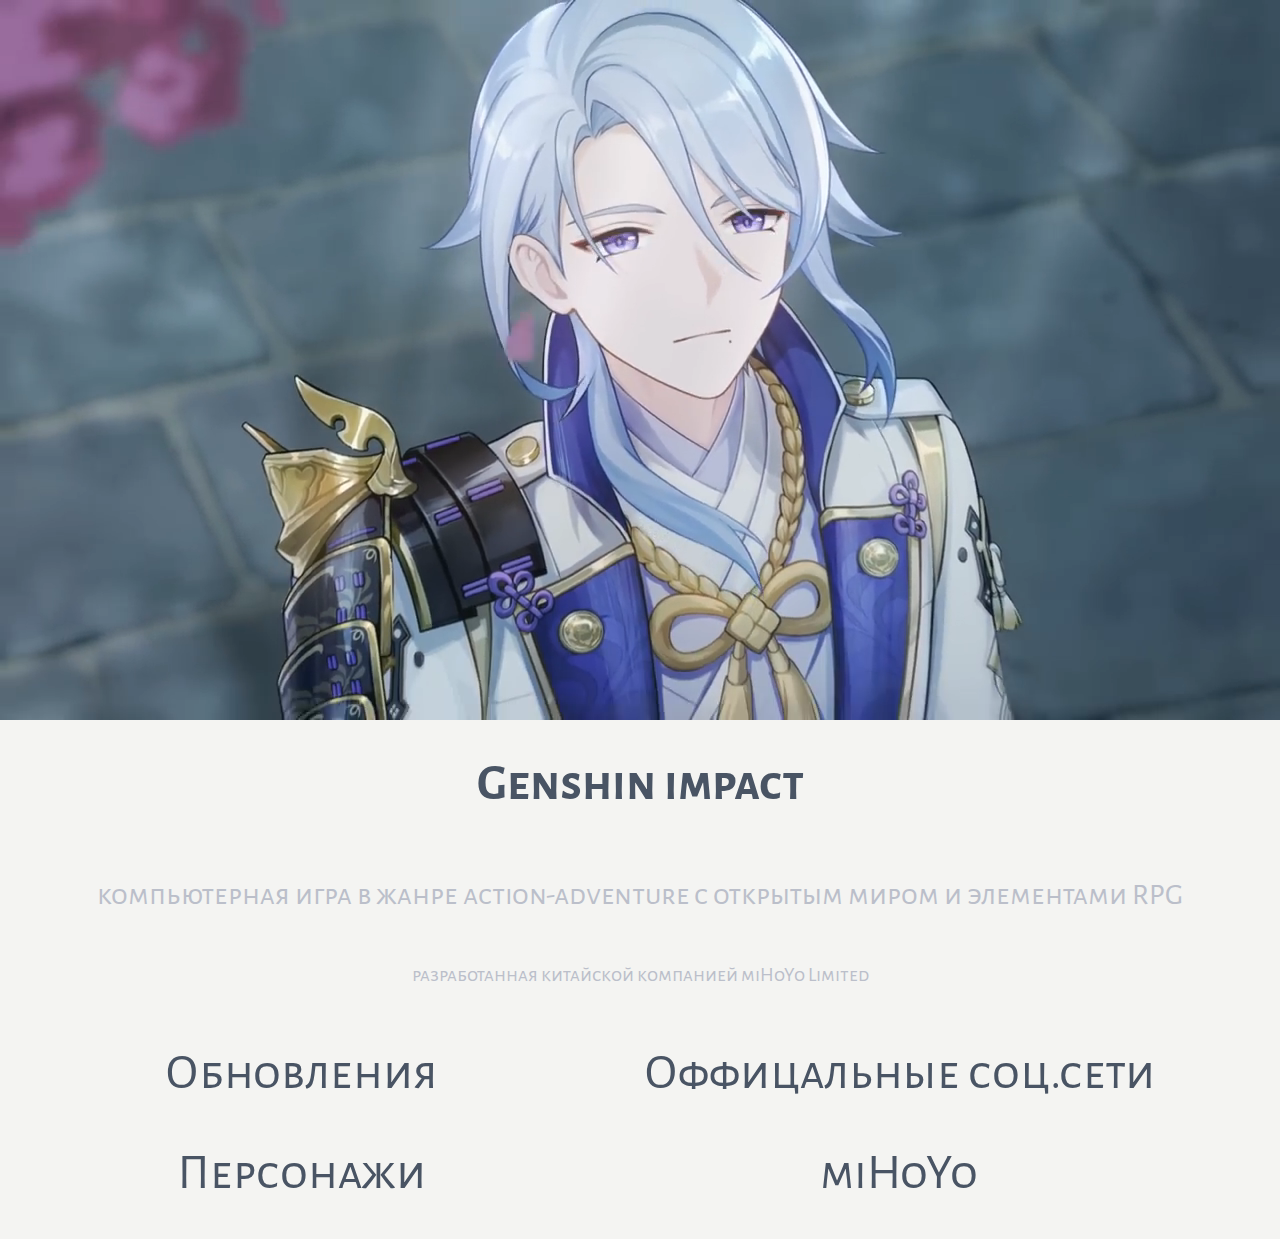
<file: index.html>
<!DOCTYPE html>
<html lang="ru">
<head>
    <meta charset="UTF-8">
    <meta http-equiv="X-UA-Compatible" content="IE=edge">
    <meta name="viewport" content="width=device-width, initial-scale=1.0">
    <title>Genshin impact</title>
    <link rel="stylesheet" href="style.css">
    <link rel="icon" href="https://o.qoo-img.com/ggpht/N4temUSSlAJJMcAwIYesN2g9vZ4QljGPC-pWHDFx8CMEAPdrbHvTr259q9G6EAQ083nj?w=192">
    <link rel="preconnect" href="https://fonts.googleapis.com">
<link rel="preconnect" href="https://fonts.gstatic.com" crossorigin>
<link href="https://fonts.googleapis.com/css2?family=Alegreya+Sans+SC:wght@300;400&display=swap" rel="stylesheet">
</head>
<body>
    <div class="video">
    <video autoplay muted loop id="ayto" playsinline>
        <source src="Character Teaser - .mov" type="video/mp4">
    </video>
</div>

<div class="name">
    <h1>Genshin impact</h1>
</div>

<div class="name">
    <p class="about">компьютерная игра в жанре action-adventure с открытым миром и элементами RPG</p>
</div>

<div class="name">
    <p class="about2">разработанная китайской компанией miHoYo Limited</p>
</div>

<div class="main">
    <ul class="line">
        <li class="tap"><a href="new.html">Обновления</a></li>
        <li class="tap"><a href="character.html">Персонажи</a></li>
    </ul>

    <ul class="line2">
        <li class="tap"><a href="off.html">Оффицальные соц.сети</a></li>
        <li class="tap"><a href="mihoy.html">miHoYo</a></li>
    </ul>
</div>


</body>
</html>
</file>
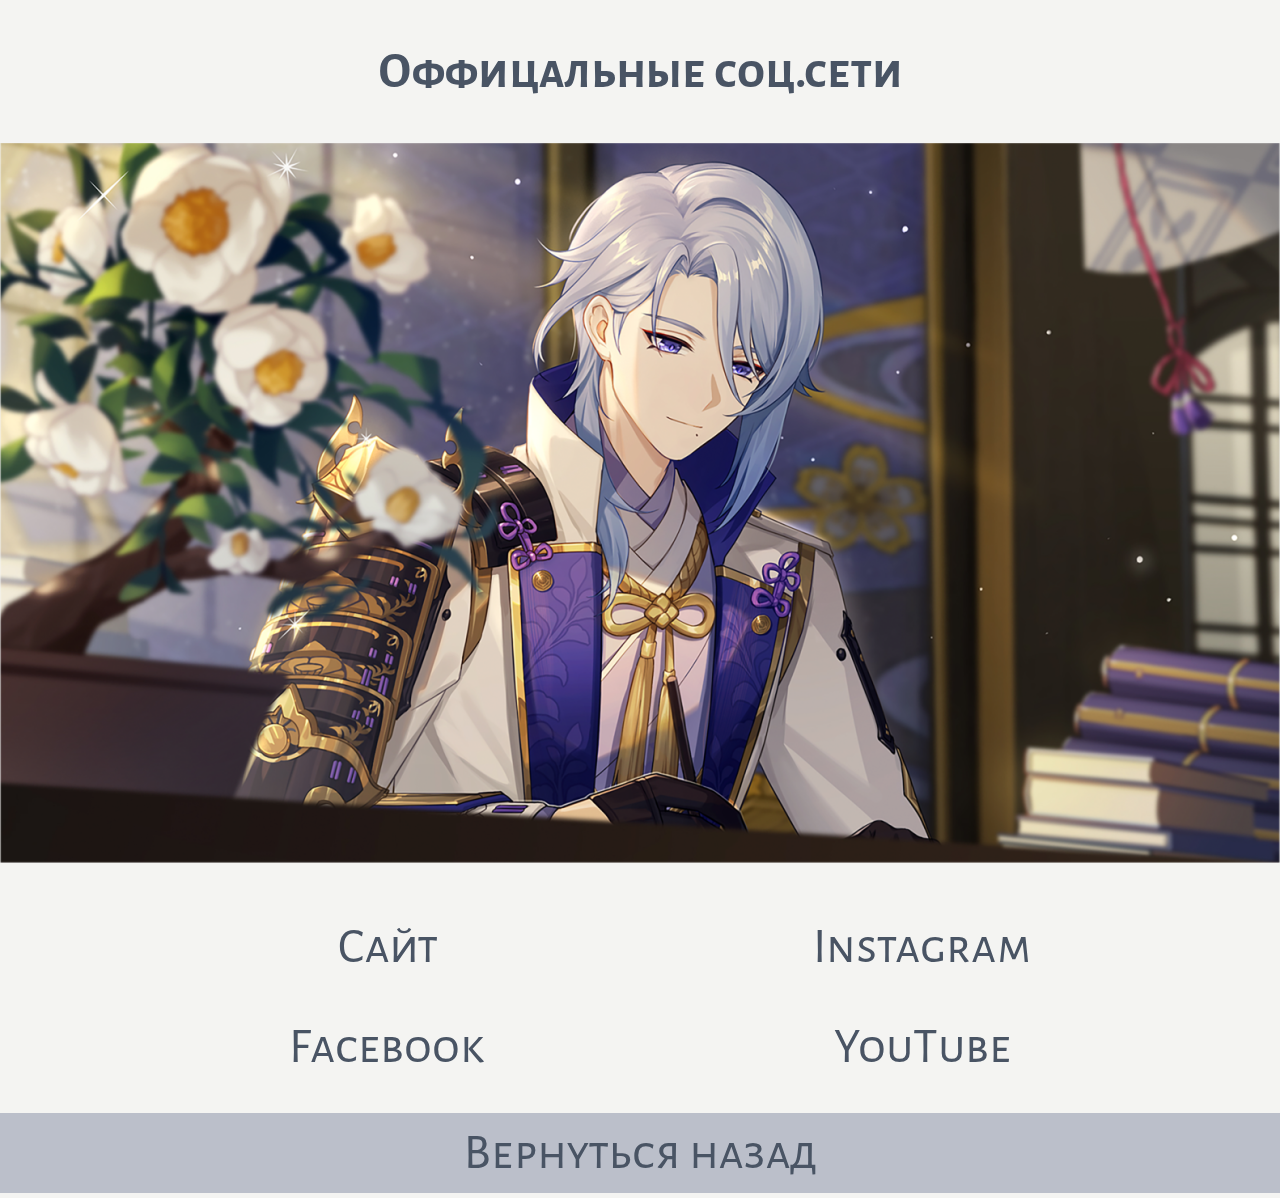
<file: off.html>
<!DOCTYPE html>
<html lang="ru">
<head>
    <meta charset="UTF-8">
    <meta http-equiv="X-UA-Compatible" content="IE=edge">
    <meta name="viewport" content="width=device-width, initial-scale=1.0">
    <title>Genshin impact</title>
    <link rel="stylesheet" href="style.css">
    <link rel="icon" href="https://o.qoo-img.com/ggpht/N4temUSSlAJJMcAwIYesN2g9vZ4QljGPC-pWHDFx8CMEAPdrbHvTr259q9G6EAQ083nj?w=192">
    <link rel="preconnect" href="https://fonts.googleapis.com">
<link rel="preconnect" href="https://fonts.gstatic.com" crossorigin>
<link href="https://fonts.googleapis.com/css2?family=Alegreya+Sans+SC:wght@300;400&display=swap" rel="stylesheet">
</head>
<body>
    <div class="name">
        <h2 class="hoy">Оффицальные соц.сети</h2>
    </div>

    <div class="video">
        <img class="ei" src="tumblr_f896d3685c75888e9c67251e2d7e7ea7_95031627_1280.png" alt="">
    </div>
<br>
    <div class="main">
        <ul class="line">
            <li class="tap"><a class="off" href="https://genshin.hoyoverse.com/ru/" target="_blank">Сайт</a></li>
            <li class="tap"><a class="off" href="https://www.facebook.com/Genshinimpact/" target="_blank">Facebook</a></li>
        </ul>
    
        <ul class="line2">
            <li class="tap"><a class="off" href="https://www.instagram.com/genshinimpact/" target="_blank">Instagram</a></li>
            <li class="tap"><a class="off" href="https://www.youtube.com/c/GenshinImpact" target="_blank">YouTube</a></li>
        </ul>
    </div>

    <div class="btn">
        <button class="butt"><a href="index.html">Вернуться назад</a></button>
    </div>
</body>
</html>
</file>
<file: style.css>
body{
    margin: 0;
    background-color: #F4F4F2;
}

.video{
    display: flex;
}

#ayto{
    flex: 1;
}

.name{
    display: flex;
    justify-content: center;
}

h1,h2,h3{
    color: #495464;
    font-size: 50px;
    font-weight: bolder;
    font-family: 'Alegreya Sans SC', sans-serif;
}

.hoy{
    color: #495464;
    font-size: 50px;
    font-family: 'Alegreya Sans SC', sans-serif;
}

.about{
    color: #BBBFCA;
    font-size: 30px;
    font-family: 'Alegreya Sans SC', sans-serif;
}

.about2{
    color: #BBBFCA;
    font-size: 20px;
    font-family: 'Alegreya Sans SC', sans-serif;
}

.main{
    display: flex;
    justify-content: space-evenly;
}

.tap{
    list-style: none;
    padding: 20px;
    align-self: center;
}

.tap:hover{
    background-color: #E8E8E8;
}

a{
    text-decoration: none;
    color: #495464;
    font-size: 50px;
    font-family: 'Alegreya Sans SC', sans-serif;
    padding: 20px;
}

a:hover{
    cursor: pointer;
}

.line{
    display: flex;
    flex-direction: column;
    justify-content: center;
}

.line2{
    display: flex;
    flex-direction: column;
    justify-content: center;
}

.pers{
    display: flex;
}

.head{
    display: flex;
    flex-wrap: wrap;
}

.char{
    list-style: none;
    padding: 10px;
}

.btn{
    display: flex;
    justify-content: center;
}

button{
    background-color: #BBBFCA;
    flex: 1;
    border: none;
    padding: 10px;
}

.ei{
    flex: 1;
}

.gensh{
    display: flex;
    justify-content: space-around;
}

.download{
    display: flex;
    flex-direction: column;
    justify-content: center;
}

.down{
    background-color: #BBBFCA;
    border: none;
    padding: 20px;
    border-radius: 30px;
}

.load{
    font-size: 40px;
}

.load2{
    font-size: 30px;
}

.version{
    display: flex;
    justify-content: space-around;
}

.back{
    background-color: #BBBFCA;
    flex: 1;
    border: none;
    padding: 10px;
    text-decoration: none;
    color: #495464;
}

.back:hover{
    color: #495464;
}

@media all and (max-width:500px){
    #ayto{
        width: 200px;
    }

    h1,h2,h3{
        font-size: 30px;
    }

    .line{
        flex-direction: column;
        justify-content: center;
    }
    
    .line2{
        flex-direction: column;
        justify-content: center;
    }
    
    .main{
        flex-direction: column;
    justify-content: center;
    }


    .about{
        font-size: 9px;
    }

    .about2{
        font-size: 13px;
    }

    .name{
        flex-wrap: wrap;
    }


    a{
        font-size: 20px;
    }

    body{
        background-color: #F4F9F9;
    }

    .version{
        flex-direction: column;
    }

    .obn{
        width: 250px;
    }

    .hoy{
        font-size: 20px;
    }

    .ei{
        width: 300px;
    }

    .off{
        font-size: 18px;
        padding: 10px;
    }

    .gensh{
        flex-direction: column;
    }

    .pop{
        width: 400px;
    }

    .load{
        font-size: 30px;
    }

    .load2{
        font-size: 20px;
    }

    .download{
        align-self: center;
    }
}

@media all and (max-width:800px){
    #ayto{
        width: 500px;
    }

    .about{
        font-size: 20px;
    }

    a{
        font-size:20px ;
    }

    .line{
        flex-direction: row;
        justify-content: center;
    }
    
    .line2{
        flex-direction: row;
        justify-content: center;
    }

    .main{
        flex-direction: column;
    }

    .version{
        flex-direction: column;
    }

    .ei{
        width: 800px;
    }

    .gensh{
        flex-direction: column;
    }

    .pop{
        width: 800px;
    }

    .load{
        font-size: 40px;
        align-self: center;
    }

    .load2{
        font-size: 30px;
    }

    .download{
        align-self: center;
    }
}
</file>
